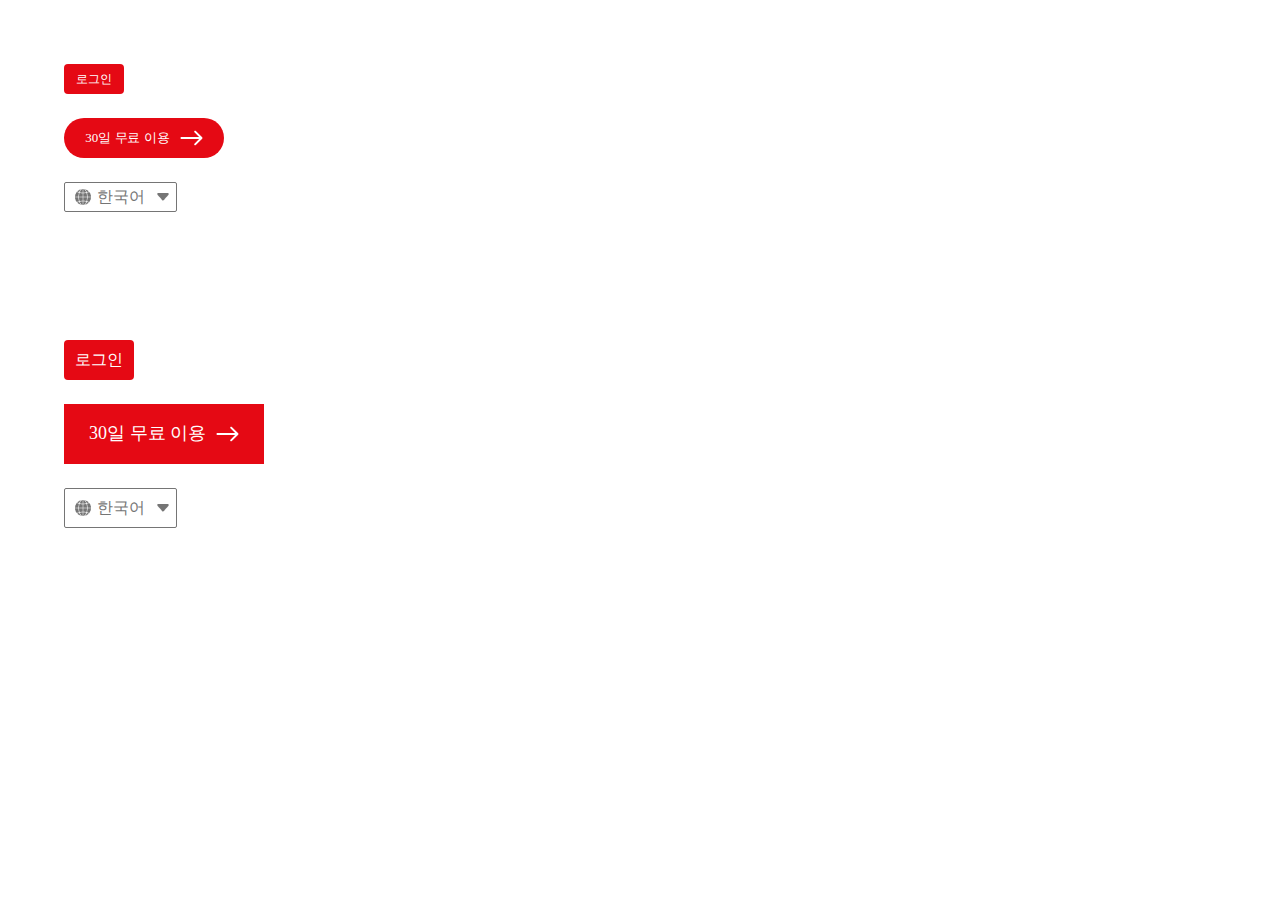
<file: mission-03/components/buttons/index.html>
<!DOCTYPE html>
<html lang="ko">
  <head>
    <meta charset="UTF-8" />
    <meta name="viewport" content="width=device-width, initial-scale=1.0" />
    <title>버튼 컴포넌트</title>
    <link
      href="//spoqa.github.io/spoqa-han-sans/css/SpoqaHanSansNeo.css"
      rel="stylesheet"
      type="text/css"
    />
    <link rel="stylesheet" href="./../../css/style.css" />
  </head>
  <body>
    <div class="button-container">
      <!-- 모바일 -->
      <div class="button-wrapper">
        <a href="/" class="login-button login-button-mobile">로그인</a>
      </div>
      <div class="button-wrapper">
        <button class="signup-button signup-button-mobile" type="submit">
          <span>30일 무료 이용</span>
          <svg
            class="arrow"
            width="23"
            height="16"
            viewBox="0 0 23 16"
            fill="none"
            xmlns="http://www.w3.org/2000/svg"
          >
            <path
              id="Arrow (Stroke)"
              fill-rule="evenodd"
              clip-rule="evenodd"
              d="M15.8431 0.928941L22.2071 7.2929C22.5976 7.68343 22.5976 8.31659 22.2071 8.70712L15.8431 15.0711C15.4526 15.4616 14.8195 15.4616 14.4289 15.0711C14.0384 14.6806 14.0384 14.0474 14.4289 13.6569L19.0858 9.00001H1.5C0.947715 9.00001 0.5 8.55229 0.5 8.00001C0.5 7.44772 0.947715 7.00001 1.5 7.00001H19.0858L14.4289 2.34315C14.0384 1.95263 14.0384 1.31947 14.4289 0.928941C14.8195 0.538416 15.4526 0.538416 15.8431 0.928941Z"
              fill="white"
            />
          </svg>
        </button>
      </div>
      <div class="button-wrapper">
        <select name="lang" class="select-lang select-lang-mobile">
          <option value="ko" selected>한국어</option>
          <option value="en" lang="en">English</option>
        </select>
      </div>
    </div>
    <div class="button-container">
      <!-- 데스크톱 -->
      <div class="button-wrapper">
        <a href="/" class="login-button login-button-desktop">로그인</a>
      </div>
      <div class="button-wrapper">
        <button class="signup-button signup-button-desktop" type="submit">
          <span>30일 무료 이용</span>
          <svg
            class="arrow"
            width="23"
            height="16"
            viewBox="0 0 23 16"
            fill="none"
            xmlns="http://www.w3.org/2000/svg"
          >
            <path
              id="Arrow (Stroke)"
              fill-rule="evenodd"
              clip-rule="evenodd"
              d="M15.8431 0.928941L22.2071 7.2929C22.5976 7.68343 22.5976 8.31659 22.2071 8.70712L15.8431 15.0711C15.4526 15.4616 14.8195 15.4616 14.4289 15.0711C14.0384 14.6806 14.0384 14.0474 14.4289 13.6569L19.0858 9.00001H1.5C0.947715 9.00001 0.5 8.55229 0.5 8.00001C0.5 7.44772 0.947715 7.00001 1.5 7.00001H19.0858L14.4289 2.34315C14.0384 1.95263 14.0384 1.31947 14.4289 0.928941C14.8195 0.538416 15.4526 0.538416 15.8431 0.928941Z"
              fill="white"
            />
          </svg>
        </button>
      </div>
      <div class="button-wrapper">
        <select name="lang" class="select-lang select-lang-desktop">
          <option value="ko" selected>한국어</option>
          <option value="en" lang="en">English</option>
        </select>
      </div>
    </div>
  </body>
</html>
</file>
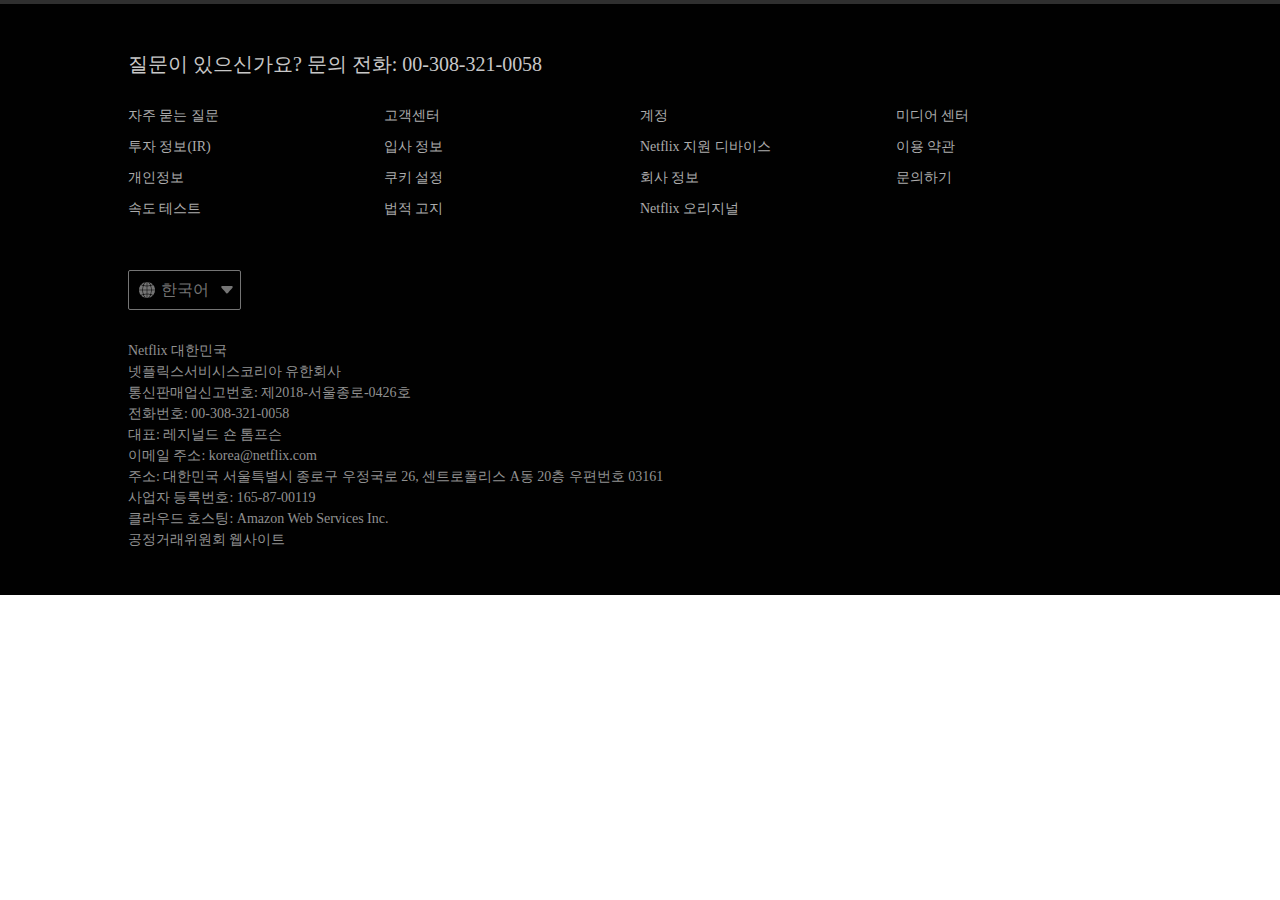
<file: mission-03/components/footer/index.html>
<!DOCTYPE html>
<html lang="ko">
  <head>
    <meta charset="UTF-8" />
    <meta name="viewport" content="width=device-width, initial-scale=1.0" />
    <title>푸터 컴포넌트</title>
    <link
      href="//spoqa.github.io/spoqa-han-sans/css/SpoqaHanSansNeo.css"
      rel="stylesheet"
      type="text/css"
    />
    <link rel="stylesheet" href="./../../css/style.css" />
  </head>
  <body>
    <footer class="footer">
      <div class="footer-inner">
        <div class="footer-wrapper1">
          <p>질문이 있으신가요?</p>
          <p>문의 전화: 00-308-321-0058</p>
        </div>
        <div class="footer-wrapper2">
          <ul class="guide">
            <li>자주 묻는 질문</li>
            <li>고객센터</li>
            <li>계정</li>
            <li>미디어 센터</li>
            <li>투자 정보(IR)</li>
            <li>입사 정보</li>
            <li>Netflix 지원 디바이스</li>
            <li>이용 약관</li>
            <li>개인정보</li>
            <li>쿠키 설정</li>
            <li>회사 정보</li>
            <li>문의하기</li>
            <li>속도 테스트</li>
            <li>법적 고지</li>
            <li>Netflix 오리지널</li>
          </ul>
        </div>
        <div class="footer-wrapper3">
          <select name="lang" class="select-lang select-lang-desktop">
            <option value="ko" selected>한국어</option>
            <option value="en" lang="en">English</option>
          </select>
        </div>
        <div class="footer-wrapper4">
          <address class="address">
            <span>Netflix 대한민국</span>
            <span>넷플릭스서비시스코리아 유한회사</span>
            <span>통신판매업신고번호: 제2018-서울종로-0426호</span>
            <span> 전화번호: 00-308-321-0058 </span
            ><span>대표: 레지널드 숀 톰프슨</span>
            <span>이메일 주소: korea@netflix.com</span
            ><span>
              주소: 대한민국 서울특별시 종로구 우정국로 26, 센트로폴리스 A동
              20층 우편번호 03161 </span
            ><span> 사업자 등록번호: 165-87-00119 </span
            ><span> 클라우드 호스팅: Amazon Web Services Inc. </span
            ><span>공정거래위원회 웹사이트</span>
          </address>
        </div>
      </div>
    </footer>
  </body>
</html>
</file>
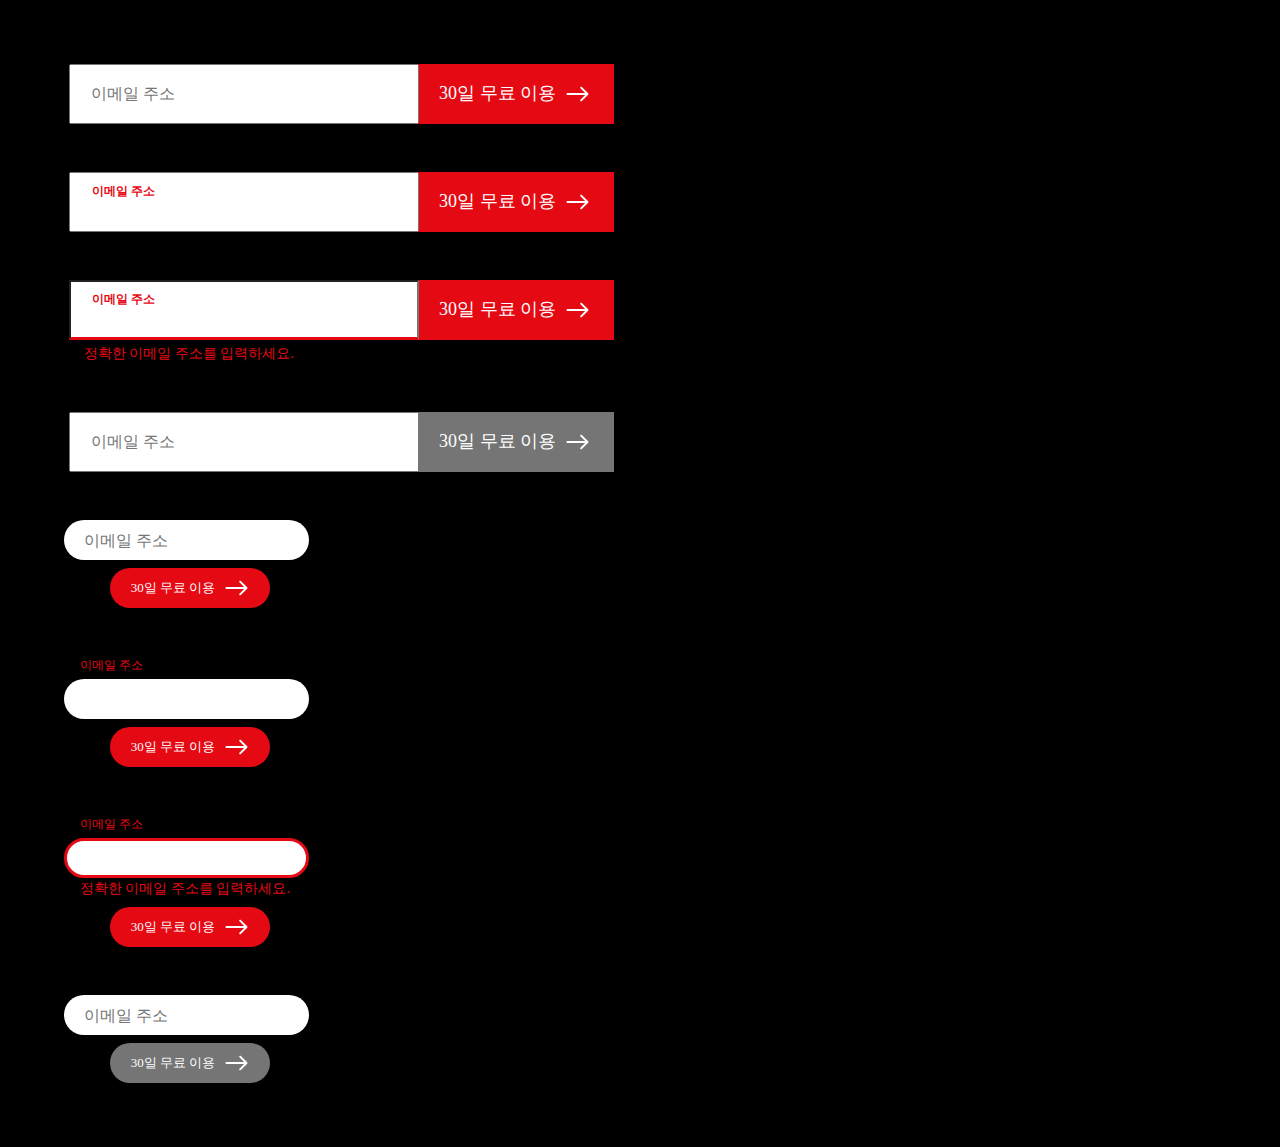
<file: mission-03/components/form/index.html>
<!DOCTYPE html>
<html lang="ko">
  <head>
    <meta charset="UTF-8" />
    <meta name="viewport" content="width=device-width, initial-scale=1.0" />
    <title>form 컴포넌트</title>
    <link
      href="//spoqa.github.io/spoqa-han-sans/css/SpoqaHanSansNeo.css"
      rel="stylesheet"
      type="text/css"
    />
    <link rel="stylesheet" href="./../../css/style.css" />
  </head>
  <body>
    <div class="form-container">
      <div class="input-email-wrapper-desktop">
        <label for="userEmailDesktop" class="email-label-desktop"
          >이메일 주소</label
        >
        <input
          type="email"
          class="input-email-desktop"
          id="userEmailDesktop"
          placeholder="이메일 주소"
        />
        <button class="signup-button signup-button-desktop" type="submit">
          <span>30일 무료 이용</span>
          <svg
            class="arrow"
            width="23"
            height="16"
            viewBox="0 0 23 16"
            fill="none"
            xmlns="http://www.w3.org/2000/svg"
          >
            <path
              id="Arrow (Stroke)"
              fill-rule="evenodd"
              clip-rule="evenodd"
              d="M15.8431 0.928941L22.2071 7.2929C22.5976 7.68343 22.5976 8.31659 22.2071 8.70712L15.8431 15.0711C15.4526 15.4616 14.8195 15.4616 14.4289 15.0711C14.0384 14.6806 14.0384 14.0474 14.4289 13.6569L19.0858 9.00001H1.5C0.947715 9.00001 0.5 8.55229 0.5 8.00001C0.5 7.44772 0.947715 7.00001 1.5 7.00001H19.0858L14.4289 2.34315C14.0384 1.95263 14.0384 1.31947 14.4289 0.928941C14.8195 0.538416 15.4526 0.538416 15.8431 0.928941Z"
              fill="white"
            />
          </svg>
        </button>
        <span class="input-email-span">정확한 이메일 주소를 입력하세요.</span>
      </div>
      <div class="input-email-wrapper-desktop is--focus">
        <label for="userEmailDesktop" class="email-label-desktop"
          >이메일 주소</label
        >
        <input
          type="email"
          id="userEmailDesktop"
          class="input-email-desktop"
          placeholder="이메일 주소"
        />
        <button class="signup-button signup-button-desktop" type="submit">
          <span>30일 무료 이용</span>
          <svg
            class="arrow"
            width="23"
            height="16"
            viewBox="0 0 23 16"
            fill="none"
            xmlns="http://www.w3.org/2000/svg"
          >
            <path
              id="Arrow (Stroke)"
              fill-rule="evenodd"
              clip-rule="evenodd"
              d="M15.8431 0.928941L22.2071 7.2929C22.5976 7.68343 22.5976 8.31659 22.2071 8.70712L15.8431 15.0711C15.4526 15.4616 14.8195 15.4616 14.4289 15.0711C14.0384 14.6806 14.0384 14.0474 14.4289 13.6569L19.0858 9.00001H1.5C0.947715 9.00001 0.5 8.55229 0.5 8.00001C0.5 7.44772 0.947715 7.00001 1.5 7.00001H19.0858L14.4289 2.34315C14.0384 1.95263 14.0384 1.31947 14.4289 0.928941C14.8195 0.538416 15.4526 0.538416 15.8431 0.928941Z"
              fill="white"
            />
          </svg>
        </button>
        <span class="input-email-span">정확한 이메일 주소를 입력하세요.</span>
      </div>
      <div class="input-email-wrapper-desktop is--invalid">
        <label for="userEmailDesktop" class="email-label-desktop"
          >이메일 주소</label
        >
        <input
          type="email"
          class="input-email-desktop"
          id="userEmailDesktop"
          placeholder="이메일 주소"
        />
        <button class="signup-button signup-button-desktop" type="submit">
          <span>30일 무료 이용</span>
          <svg
            class="arrow"
            width="23"
            height="16"
            viewBox="0 0 23 16"
            fill="none"
            xmlns="http://www.w3.org/2000/svg"
          >
            <path
              id="Arrow (Stroke)"
              fill-rule="evenodd"
              clip-rule="evenodd"
              d="M15.8431 0.928941L22.2071 7.2929C22.5976 7.68343 22.5976 8.31659 22.2071 8.70712L15.8431 15.0711C15.4526 15.4616 14.8195 15.4616 14.4289 15.0711C14.0384 14.6806 14.0384 14.0474 14.4289 13.6569L19.0858 9.00001H1.5C0.947715 9.00001 0.5 8.55229 0.5 8.00001C0.5 7.44772 0.947715 7.00001 1.5 7.00001H19.0858L14.4289 2.34315C14.0384 1.95263 14.0384 1.31947 14.4289 0.928941C14.8195 0.538416 15.4526 0.538416 15.8431 0.928941Z"
              fill="white"
            />
          </svg>
        </button>
        <span class="input-email-span">정확한 이메일 주소를 입력하세요.</span>
      </div>
      <div class="input-email-wrapper-desktop">
        <label for="userEmailDesktop" class="email-label-desktop"
          >이메일 주소</label
        >
        <input
          type="email"
          class="input-email-desktop"
          id="userEuserEmailDesktopmail"
          placeholder="이메일 주소"
        />
        <button
          class="signup-button signup-button-desktop"
          type="submit"
          disabled
        >
          <span>30일 무료 이용</span>
          <svg
            class="arrow"
            width="23"
            height="16"
            viewBox="0 0 23 16"
            fill="none"
            xmlns="http://www.w3.org/2000/svg"
          >
            <path
              id="Arrow (Stroke)"
              fill-rule="evenodd"
              clip-rule="evenodd"
              d="M15.8431 0.928941L22.2071 7.2929C22.5976 7.68343 22.5976 8.31659 22.2071 8.70712L15.8431 15.0711C15.4526 15.4616 14.8195 15.4616 14.4289 15.0711C14.0384 14.6806 14.0384 14.0474 14.4289 13.6569L19.0858 9.00001H1.5C0.947715 9.00001 0.5 8.55229 0.5 8.00001C0.5 7.44772 0.947715 7.00001 1.5 7.00001H19.0858L14.4289 2.34315C14.0384 1.95263 14.0384 1.31947 14.4289 0.928941C14.8195 0.538416 15.4526 0.538416 15.8431 0.928941Z"
              fill="white"
            />
          </svg>
        </button>
        <span class="input-email-span">정확한 이메일 주소를 입력하세요.</span>
      </div>
      <div class="input-email-wrapper-mobile">
        <label for="userEmailMobile" class="email-label-mobile"
          >이메일 주소</label
        >
        <input
          type="email"
          class="input-email-mobile"
          id="userEmailMobile"
          placeholder="이메일 주소"
        />
        <span class="input-email-span">정확한 이메일 주소를 입력하세요.</span>
        <button class="signup-button signup-button-mobile" type="submit">
          <span>30일 무료 이용</span>
          <svg
            class="arrow"
            width="23"
            height="16"
            viewBox="0 0 23 16"
            fill="none"
            xmlns="http://www.w3.org/2000/svg"
          >
            <path
              id="Arrow (Stroke)"
              fill-rule="evenodd"
              clip-rule="evenodd"
              d="M15.8431 0.928941L22.2071 7.2929C22.5976 7.68343 22.5976 8.31659 22.2071 8.70712L15.8431 15.0711C15.4526 15.4616 14.8195 15.4616 14.4289 15.0711C14.0384 14.6806 14.0384 14.0474 14.4289 13.6569L19.0858 9.00001H1.5C0.947715 9.00001 0.5 8.55229 0.5 8.00001C0.5 7.44772 0.947715 7.00001 1.5 7.00001H19.0858L14.4289 2.34315C14.0384 1.95263 14.0384 1.31947 14.4289 0.928941C14.8195 0.538416 15.4526 0.538416 15.8431 0.928941Z"
              fill="white"
            />
          </svg>
        </button>
      </div>
      <div class="input-email-wrapper-mobile is--focus">
        <label for="userEmailMobile" class="email-label-mobile"
          >이메일 주소</label
        >
        <input
          type="email"
          class="input-email-mobile"
          id="userEmailMobile"
          placeholder="이메일 주소"
        />
        <span class="input-email-span">정확한 이메일 주소를 입력하세요.</span>
        <button class="signup-button signup-button-mobile" type="submit">
          <span>30일 무료 이용</span>
          <svg
            class="arrow"
            width="23"
            height="16"
            viewBox="0 0 23 16"
            fill="none"
            xmlns="http://www.w3.org/2000/svg"
          >
            <path
              id="Arrow (Stroke)"
              fill-rule="evenodd"
              clip-rule="evenodd"
              d="M15.8431 0.928941L22.2071 7.2929C22.5976 7.68343 22.5976 8.31659 22.2071 8.70712L15.8431 15.0711C15.4526 15.4616 14.8195 15.4616 14.4289 15.0711C14.0384 14.6806 14.0384 14.0474 14.4289 13.6569L19.0858 9.00001H1.5C0.947715 9.00001 0.5 8.55229 0.5 8.00001C0.5 7.44772 0.947715 7.00001 1.5 7.00001H19.0858L14.4289 2.34315C14.0384 1.95263 14.0384 1.31947 14.4289 0.928941C14.8195 0.538416 15.4526 0.538416 15.8431 0.928941Z"
              fill="white"
            />
          </svg>
        </button>
      </div>
      <div class="input-email-wrapper-mobile is--invalid">
        <label for="userEmailMobile" class="email-label-mobile"
          >이메일 주소</label
        >
        <input
          type="email"
          class="input-email-mobile"
          id="userEmailMobile"
          placeholder="이메일 주소"
        />
        <span class="input-email-span">정확한 이메일 주소를 입력하세요.</span>
        <button class="signup-button signup-button-mobile" type="submit">
          <span>30일 무료 이용</span>
          <svg
            class="arrow"
            width="23"
            height="16"
            viewBox="0 0 23 16"
            fill="none"
            xmlns="http://www.w3.org/2000/svg"
          >
            <path
              id="Arrow (Stroke)"
              fill-rule="evenodd"
              clip-rule="evenodd"
              d="M15.8431 0.928941L22.2071 7.2929C22.5976 7.68343 22.5976 8.31659 22.2071 8.70712L15.8431 15.0711C15.4526 15.4616 14.8195 15.4616 14.4289 15.0711C14.0384 14.6806 14.0384 14.0474 14.4289 13.6569L19.0858 9.00001H1.5C0.947715 9.00001 0.5 8.55229 0.5 8.00001C0.5 7.44772 0.947715 7.00001 1.5 7.00001H19.0858L14.4289 2.34315C14.0384 1.95263 14.0384 1.31947 14.4289 0.928941C14.8195 0.538416 15.4526 0.538416 15.8431 0.928941Z"
              fill="white"
            />
          </svg>
        </button>
      </div>
      <div class="input-email-wrapper-mobile">
        <label for="userEmailMobile" class="email-label-mobile"
          >이메일 주소</label
        >
        <input
          type="email"
          class="input-email-mobile"
          id="userEmailMobile"
          placeholder="이메일 주소"
        />
        <span class="input-email-span">정확한 이메일 주소를 입력하세요.</span>
        <button
          class="signup-button signup-button-mobile"
          type="submit"
          disabled
        >
          <span>30일 무료 이용</span>
          <svg
            class="arrow"
            width="23"
            height="16"
            viewBox="0 0 23 16"
            fill="none"
            xmlns="http://www.w3.org/2000/svg"
          >
            <path
              id="Arrow (Stroke)"
              fill-rule="evenodd"
              clip-rule="evenodd"
              d="M15.8431 0.928941L22.2071 7.2929C22.5976 7.68343 22.5976 8.31659 22.2071 8.70712L15.8431 15.0711C15.4526 15.4616 14.8195 15.4616 14.4289 15.0711C14.0384 14.6806 14.0384 14.0474 14.4289 13.6569L19.0858 9.00001H1.5C0.947715 9.00001 0.5 8.55229 0.5 8.00001C0.5 7.44772 0.947715 7.00001 1.5 7.00001H19.0858L14.4289 2.34315C14.0384 1.95263 14.0384 1.31947 14.4289 0.928941C14.8195 0.538416 15.4526 0.538416 15.8431 0.928941Z"
              fill="white"
            />
          </svg>
        </button>
      </div>
    </div>
  </body>
</html>
</file>
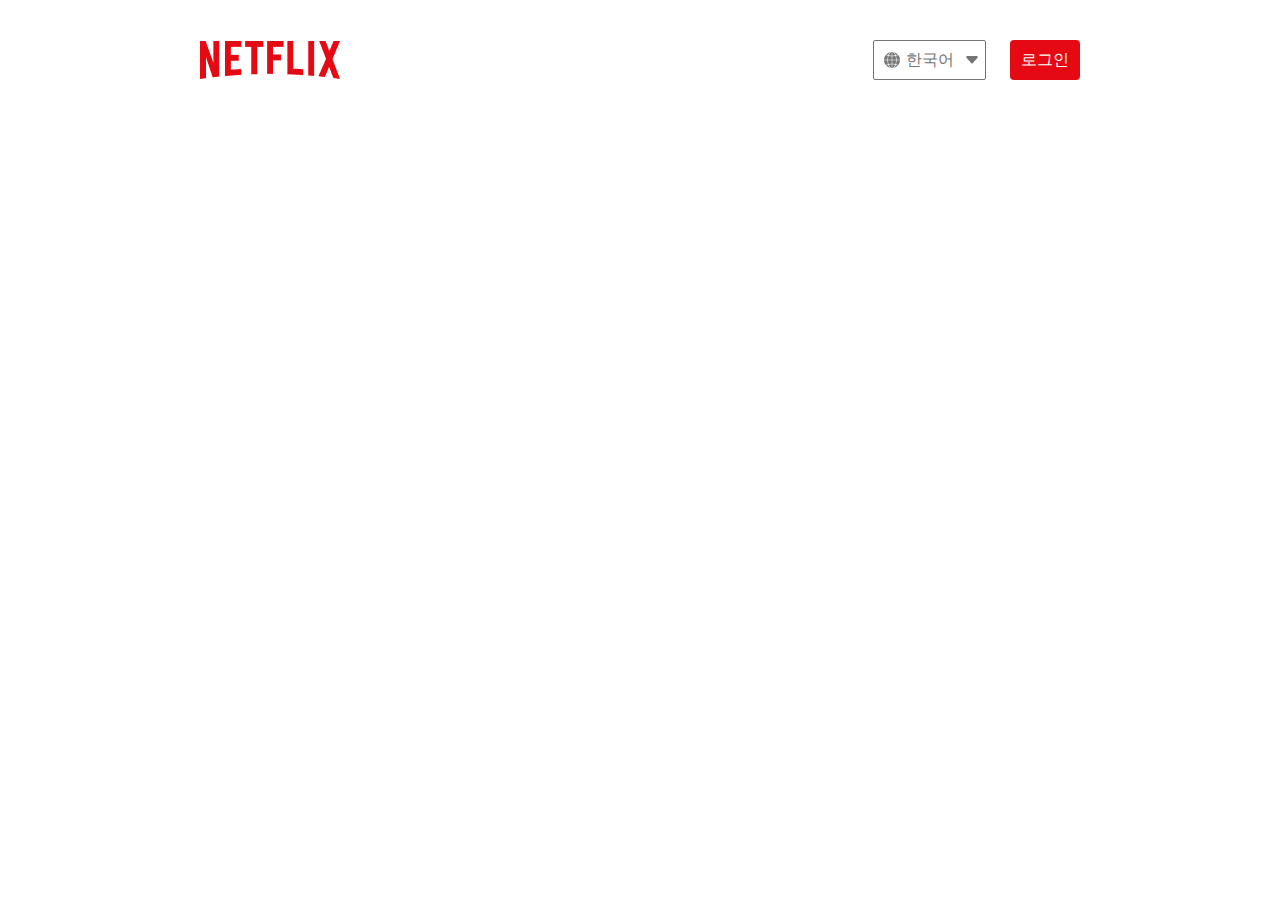
<file: mission-03/components/header/index.html>
<!DOCTYPE html>
<html lang="ko">
  <head>
    <meta charset="UTF-8" />
    <meta name="viewport" content="width=device-width, initial-scale=1.0" />
    <title>헤더 컴포넌트</title>
    <link rel="stylesheet" href="./../../css/style.css" />
  </head>
  <body>
    <header class="header">
      <div class="header-inner">
        <h1 class="brand">
          <figure class="figure">
            <picture class="picture">
              <source
                srcset="
                  /mission-03/images/logo@1x.png 1x,
                  /mission-03/images/logo@2x.png 2x,
                  /mission-03/images/logo@3x.png 3x,
                  /mission-03/images/logo@4x.png 4x
                "
                media="(max-width: 768px)"
              />
              <source
                srcset="/mission-03/images/logo-desktop.png"
                media="(min-width: 768px)"
              />
              <img src="/mission-03/images/logo-desktop.png" alt="NETFLIX" />
            </picture>
          </figure>
        </h1>
        <div class="header-button-wrapper-mobile">
          <select name="lang" class="select-lang select-lang-mobile">
            <option value="ko" selected>한국어</option>
            <option value="en" lang="en">English</option>
          </select>
          <a href="/" class="login-button login-button-mobile">로그인</a>
        </div>
        <div class="header-button-wrapper-desktop">
          <select name="lang" class="select-lang select-lang-desktop">
            <option value="ko" selected>한국어</option>
            <option value="en" lang="en">English</option>
          </select>
          <a href="/" class="login-button login-button-desktop">로그인</a>
        </div>
      </div>
    </header>
  </body>
</html>
</file>
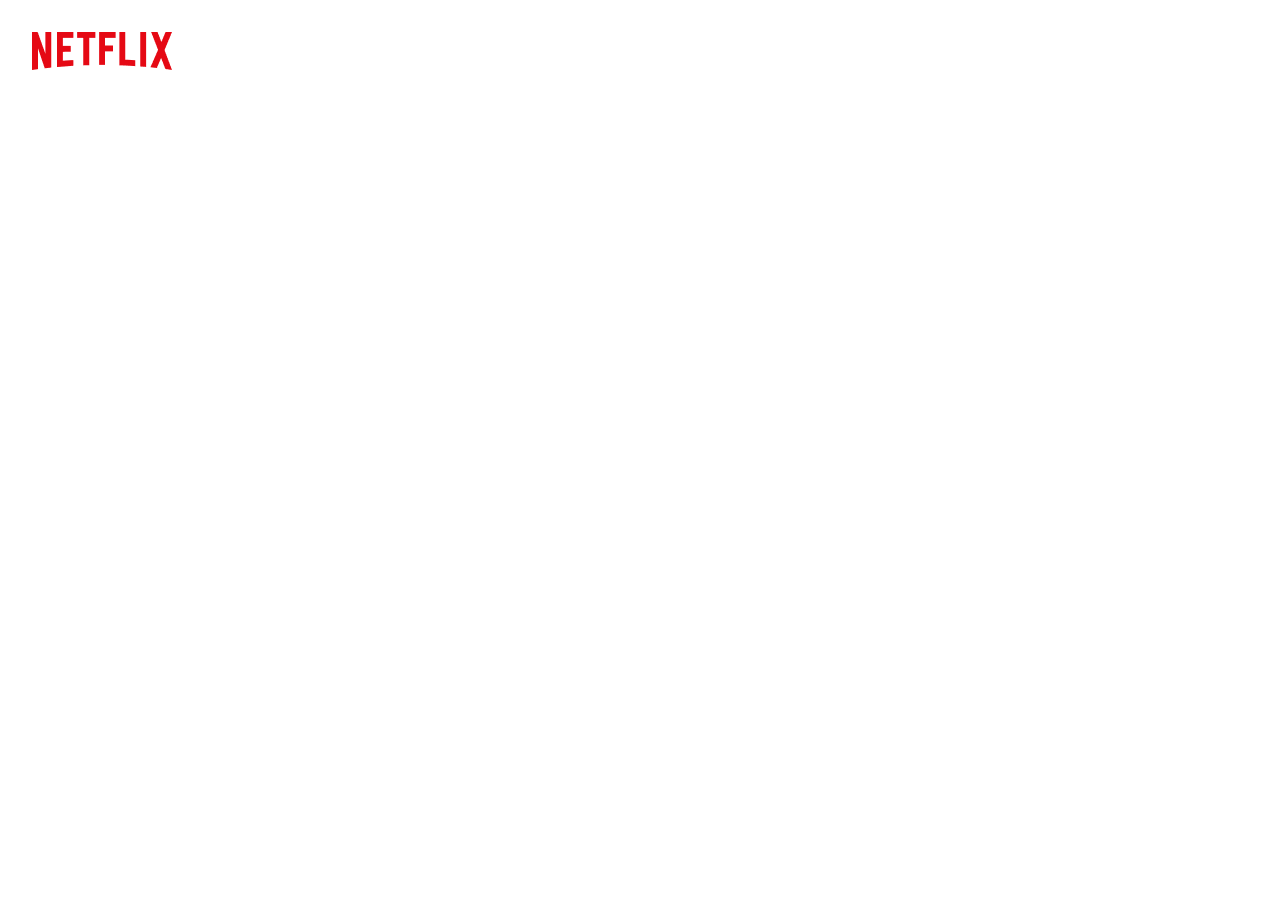
<file: mission-03/components/logo/index.html>
<!DOCTYPE html>
<html lang="ko">
  <head>
    <meta charset="UTF-8" />
    <meta name="viewport" content="width=device-width, initial-scale=1.0" />
    <title>로고 - 브랜드 이미지</title>
    <link rel="stylesheet" href="./../../css/style.css" />
  </head>
  <body>
    <div class="logo-container">
      <div class="logo-wrapper">
        <figure class="logo-figure">
          <picture class="logo-picture">
            <source
              srcset="
                /mission-03/images/logo@1x.png 1x,
                /mission-03/images/logo@2x.png 2x,
                /mission-03/images/logo@3x.png 3x,
                /mission-03/images/logo@4x.png 4x
              "
              media="(max-width: 768px)"
            />
            <source
              srcset="/mission-03/images/logo-desktop.png"
              media="(min-width: 768px)"
            />
            <img src="/mission-03/images/logo-desktop.png" alt="NETFLIX" />
          </picture>
        </figure>
      </div>
    </div>
  </body>
</html>
</file>
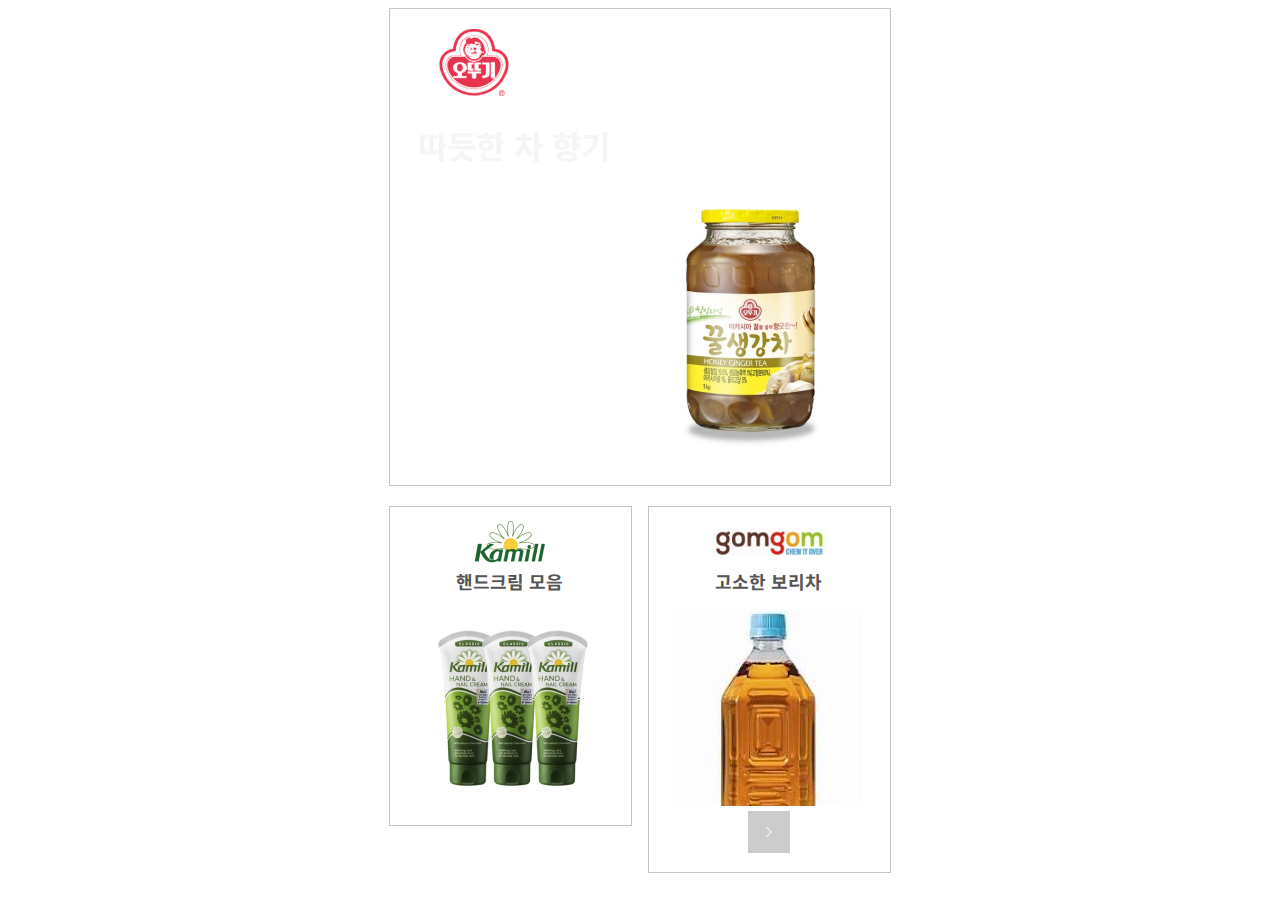
<file: mission-01/mission-01-2.html>
<!DOCTYPE html>
<html lang="ko">
  <head>
    <meta charset="UTF-8" />
    <meta name="viewport" content="width=device-width, initial-scale=1.0" />
    <title>Document</title>
    <link rel="stylesheet" href="css/mission-01.css" />
    <link rel="preconnect" href="https://fonts.googleapis.com" />
    <link rel="preconnect" href="https://fonts.gstatic.com" crossorigin />
    <link
      href="https://fonts.googleapis.com/css2?family=Noto+Sans+KR:wght@300;400;700&display=swap"
      rel="stylesheet"
    />
  </head>
  <body>
    <section class="product">
      <div class="product-main">
        <div class="product-main-desc">
          <img src="images/logo-ottogi.png" alt="" />
          <h1>따듯한 차 향기</h1>
        </div>
        <div class="product-main-img">
          <img src="images/product-honey.png" alt="" />
        </div>
      </div>
      <div class="product-sub">
        <div class="product-sub-left">
          <img src="images/logo-kamill.png" alt="" />
          <h2>핸드크림 모음</h2>
          <img src="images/product-cream.png" alt="" />
          <!-- <a href="/"> -->
            <!-- <img src="images/button.svg" alt="" /> -->
          <!-- </a> -->
          <!-- <a href="">123</a> -->
        </div>
        <div class="product-sub-right">
          <img src="images/logo-gomgom.png" alt="" />
          <h2>고소한 보리차</h2>
          <img src="images/product-tea.png" alt="" />
          <a href="/">
          <img src="images/button.svg" alt="" />
          </a>
        </div>
      </div>
    </section>
  </body>
</html>
</file>
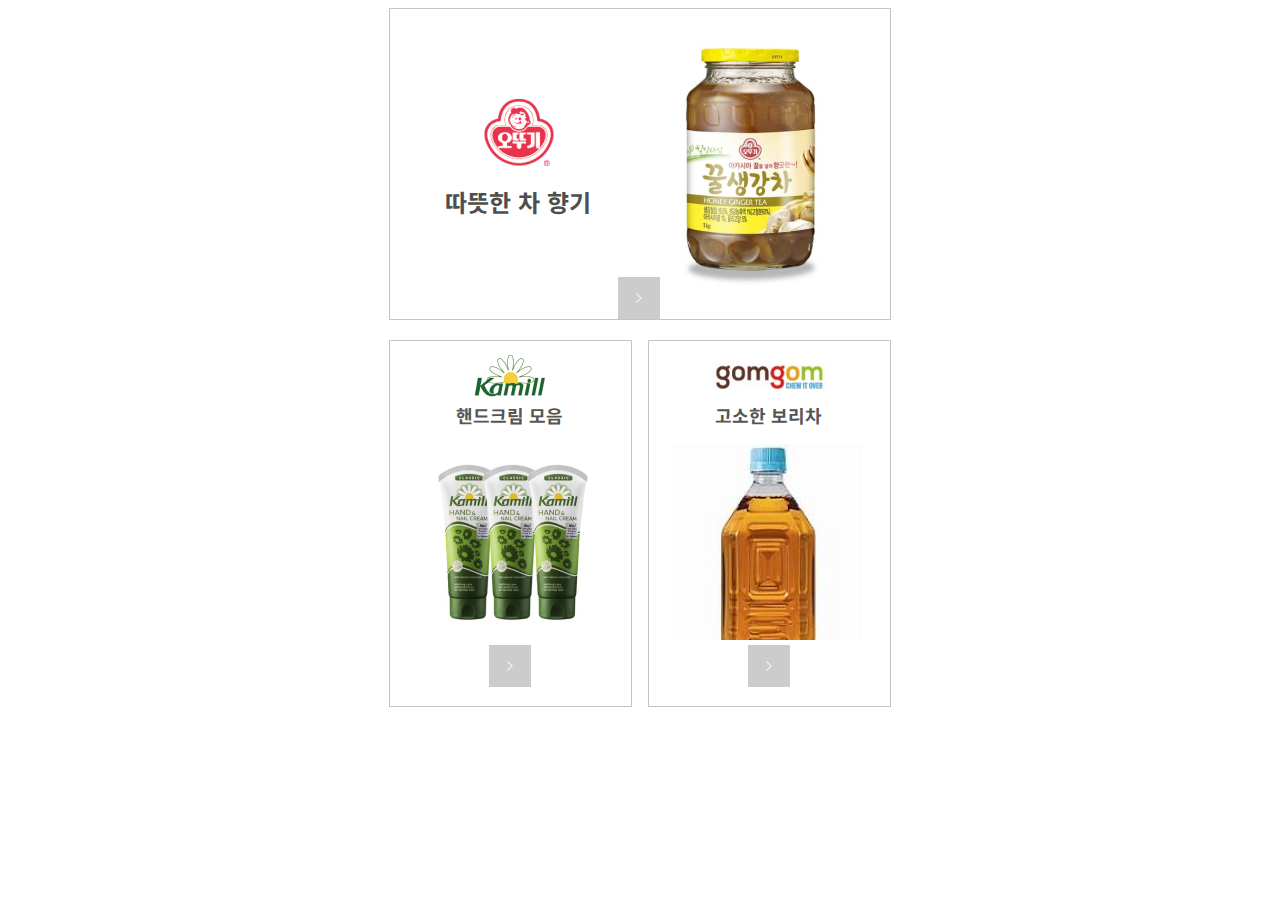
<file: mission-01/mission-01.html>
<!DOCTYPE html>
<html lang="ko">
  <head>
    <meta charset="UTF-8" />
    <meta name="viewport" content="width=device-width, initial-scale=1.0" />
    <title>mission-01</title>
    <link rel="stylesheet" href="css/mission-01.css" />
    <link rel="preconnect" href="https://fonts.googleapis.com" />
    <link rel="preconnect" href="https://fonts.gstatic.com" crossorigin />
    <link
      href="https://fonts.googleapis.com/css2?family=Noto+Sans+KR:wght@300;400;700&display=swap"
      rel="stylesheet"
    />
  </head>
  <body>
    <section class="product">
      <div class="product-main">
        <div class="product-main-wrap">
          <img src="images/logo-ottogi.png" alt="오뚜기 로고" />
          <h1>따뜻한 차 향기</h1>
        </div>
        <img src="images/product-honey.png" alt="꿀생강차" class="product-main-img"/>
        <img src="images/button.svg" alt="꿀생강차 구매하기 버튼" />
      </div>
      <div class="product-sub">
        <div class="product-sub-left">
          <img src="images/logo-kamill.png" alt="카밀 로고" />
          <h2>핸드크림 모음</h2>
          <img src="images/product-cream.png" alt="핸드크림" />
          <img src="images/button.svg" alt="핸드크림 구매하기 버튼" />
        </div>
        <div class="product-sub-right">
          <img src="images/logo-gomgom.png" alt="곰곰 로고" />
          <h2>고소한 보리차</h2>
          <img src="images/product-tea.png" alt="고소한 보리차" />
          <img src="images/button.svg" alt="고소한 보리차 구매하기 버튼" />
        </div>
      </div>
    </section>
  </body>
</html>
</file>
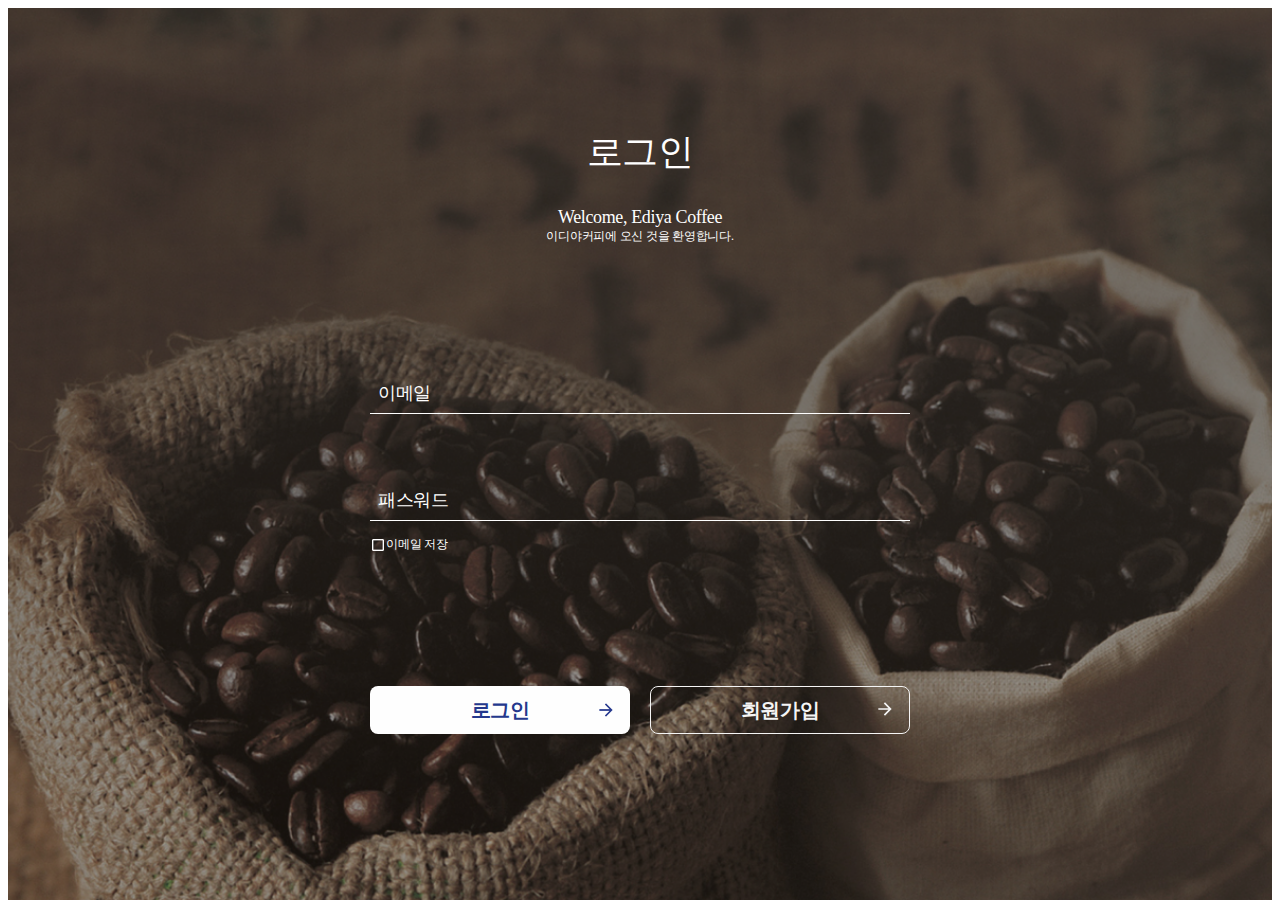
<file: mission-02/mission-02.html>
<!DOCTYPE html>
<html lang="ko">
  <head>
    <meta charset="UTF-8" />
    <meta name="viewport" content="width=device-width, initial-scale=1.0" />
    <title>EDIYA COFFEE</title>
    <link
      href="//spoqa.github.io/spoqa-han-sans/css/SpoqaHanSansNeo.css"
      rel="stylesheet"
      type="text/css"
    />
    <link rel="stylesheet" href="./css/theme.css" />
    <link rel="stylesheet" href="./css/mission-02.css" />
  </head>
  <body>
    <div class="login-container">
      <div class="login-title-wrapper">
        <h2 class="login-title">로그인</h2>
        <span class="login-text-first">Welcome, Ediya Coffee</span>
        <span class="login-text-second"
          >이디야커피에 오신 것을 환영합니다.</span
        >
      </div>

      <div class="login-form-div">
        <form action="/" class="login-form" method="get">
          <fieldset class="reset-box">
            <legend>회원 로그인 폼</legend>
            <div class="login-form-wrapper">
              <div class="user-email is-normal">
                <label for="userEmail">이메일</label>
                <input
                  type="email"
                  id="userEmail"
                  placeholder="yamoo9@euid.dev"
                  required
                  name="userEmail"
                />
                <img src="./images/checkmark.svg" alt="" class="checkmark" />
                <img src="./images/warning.png" alt="" class="warning" />
                <span class="user-email-warning"
                  >이메일 입력 방법이 잘못되었습니다. (예: user@domain.io)</span
                >
              </div>
              <div class="user-pwd is-normal">
                <label for="userPwd">패스워드</label>
                <input
                  type="password"
                  id="userPwd"
                  placeholder="숫자, 영어 조합 6자 이상"
                  required
                  name="userPwd"
                />
                <img src="./images/warning.png" alt="" class="warning" />
                <span class="user-pwd-warning"
                  >패스워드는 숫자, 영어 조합 6자 이상 입력해야 합니다.</span
                >
              </div>
              <div class="email-save">
                <input type="checkbox" id="emailSave" name="emainSave" />
                <label for="emailSave"><span>이메일 저장</span></label>
              </div>
            </div>
          </fieldset>
        </form>
      </div>
      <div class="login-button-wrapper">
        <button class="login-button is-normal">
          로그인
          <img
            src="./images/button-arrow-normal.png"
            alt=""
            class="login-button-arrow-normal"
          />
          <img
            src="./images/button-arrow-disabled.png"
            alt=""
            class="login-button-arrow-disabled"
          />
        </button>
        <button class="signup-button is-normal">
          회원가입
          <img
            src="./images/button-arrow-signup.svg"
            alt=""
            class="login-button-arrow-signup"
          />
        </button>
      </div>
    </div>
  </body>
</html>
</file>
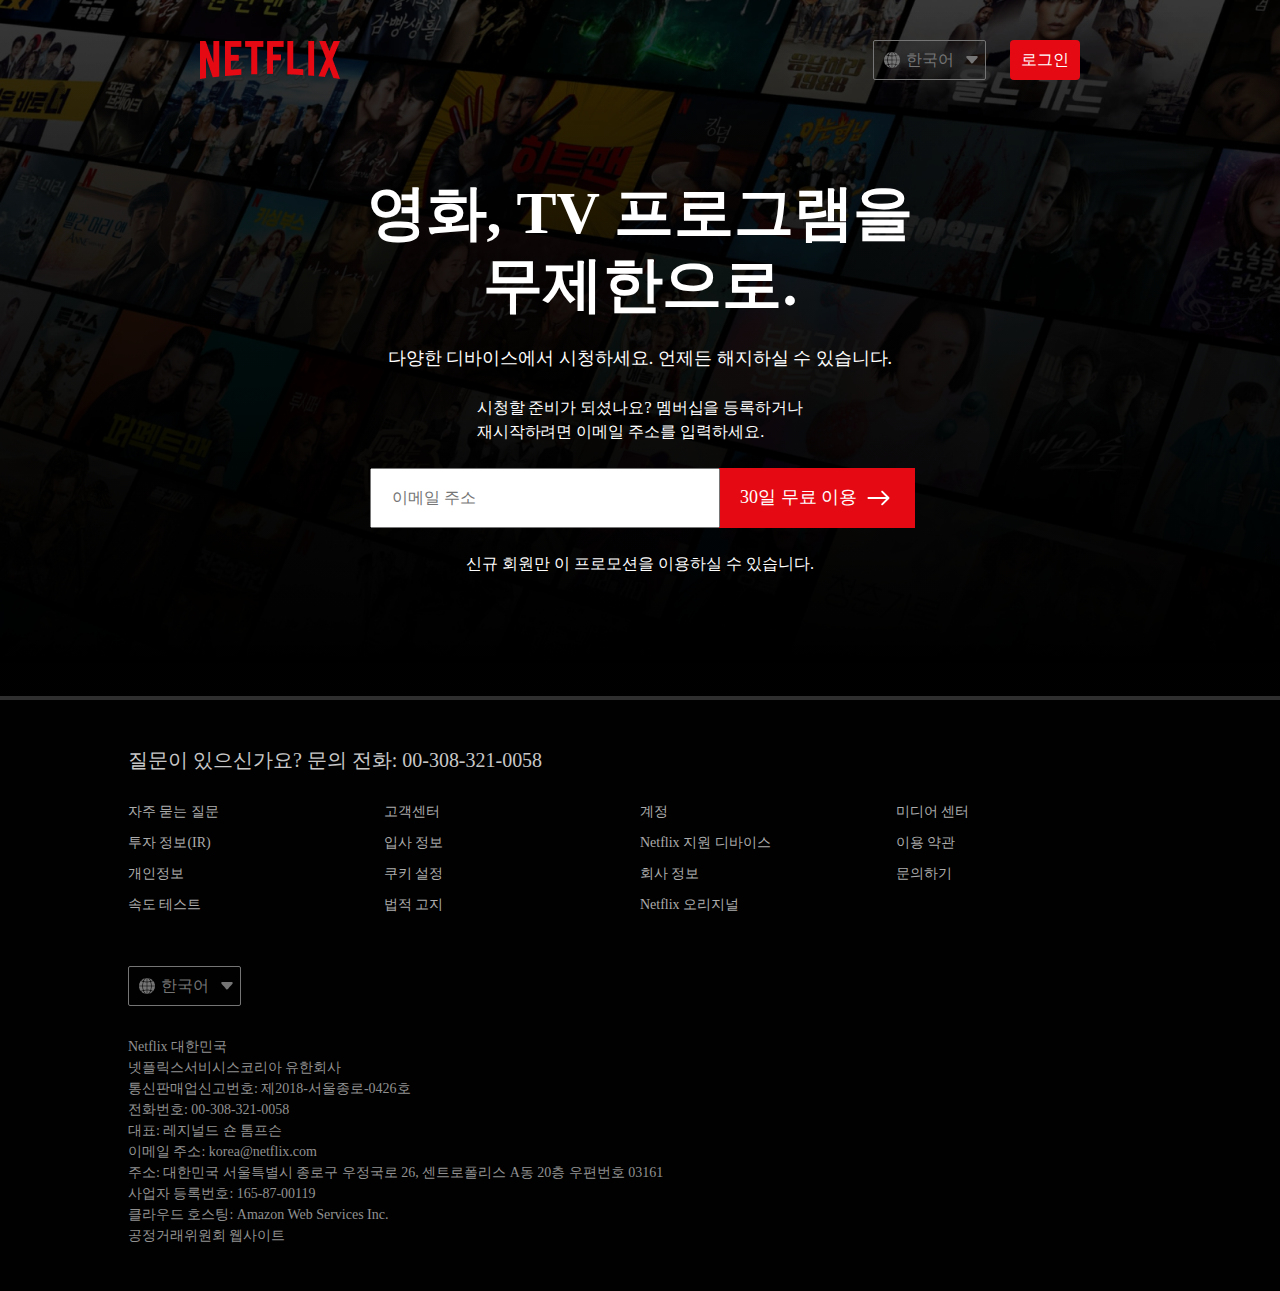
<file: mission-03/views/home.html>
<!DOCTYPE html>
<html lang="ko">
  <head>
    <meta charset="UTF-8" />
    <meta name="viewport" content="width=device-width, initial-scale=1.0" />
    <title>Neflix</title>
    <link
      href="//spoqa.github.io/spoqa-han-sans/css/SpoqaHanSansNeo.css"
      rel="stylesheet"
      type="text/css"
    />
    <link rel="stylesheet" href="./../css/style.css" />
    <link rel="stylesheet" href="./../css/home.css" />
  </head>
  <body class="home">
    <header class="header">
      <div class="header-inner">
        <h1 class="brand sr-only">넷플릭스</h1>
        <figure class="logo-figure">
          <picture class="logo-picture">
            <source
              srcset="
                /mission-03/images/logo@1x.png 1x,
                /mission-03/images/logo@2x.png 2x,
                /mission-03/images/logo@3x.png 3x,
                /mission-03/images/logo@4x.png 4x
              "
              media="(max-width: 768px)"
            />
            <source
              srcset="/mission-03/images/logo-desktop.png"
              media="(min-width: 768px)"
            />
            <img src="/mission-03/images/logo-desktop.png" alt="NETFLIX" />
          </picture>
        </figure>
        <div class="header-button-wrapper-mobile">
          <select name="lang" class="select-lang select-lang-mobile">
            <option value="ko" selected>한국어</option>
            <option value="en" lang="en">English</option>
          </select>
          <a href="/" class="login-button login-button-mobile">로그인</a>
        </div>
        <div class="header-button-wrapper-desktop">
          <select name="lang" class="select-lang select-lang-desktop">
            <option value="ko" selected>한국어</option>
            <option value="en" lang="en">English</option>
          </select>
          <a href="/" class="login-button login-button-desktop">로그인</a>
        </div>
      </div>
    </header>
    <main class="main">
      <div class="main-p-wrapper1">
        <p>영화, TV 프로그램을</p>
        <p>무제한으로.</p>
      </div>
      <div class="main-p-wrapper2">
        <p>다양한 디바이스에서 시청하세요.</p>
        <p>언제든 해지하실 수 있습니다.</p>
      </div>
      <div class="main-p-wrapper3">
        <p>시청할 준비가 되셨나요? 멤버십을 등록하거나</p>
        <p>재시작하려면 이메일 주소를 입력하세요.</p>
      </div>
      <form action="/" method="POST" class="main-form">
        <div class="input-email-wrapper-desktop">
          <label for="userEmailDesktop" class="email-label-desktop"
            >이메일 주소</label
          >
          <input
            type="email"
            class="input-email-desktop"
            id="userEmailDesktop"
            placeholder="이메일 주소"
          />
          <button class="signup-button signup-button-desktop" type="submit">
            <span>30일 무료 이용</span>
            <svg
              class="arrow"
              width="23"
              height="16"
              viewBox="0 0 23 16"
              fill="none"
              xmlns="http://www.w3.org/2000/svg"
            >
              <path
                id="Arrow (Stroke)"
                fill-rule="evenodd"
                clip-rule="evenodd"
                d="M15.8431 0.928941L22.2071 7.2929C22.5976 7.68343 22.5976 8.31659 22.2071 8.70712L15.8431 15.0711C15.4526 15.4616 14.8195 15.4616 14.4289 15.0711C14.0384 14.6806 14.0384 14.0474 14.4289 13.6569L19.0858 9.00001H1.5C0.947715 9.00001 0.5 8.55229 0.5 8.00001C0.5 7.44772 0.947715 7.00001 1.5 7.00001H19.0858L14.4289 2.34315C14.0384 1.95263 14.0384 1.31947 14.4289 0.928941C14.8195 0.538416 15.4526 0.538416 15.8431 0.928941Z"
                fill="white"
              />
            </svg>
          </button>
          <span class="input-email-span">정확한 이메일 주소를 입력하세요.</span>
        </div>
        <div class="input-email-wrapper-mobile">
          <label for="userEmailMobile" class="email-label-mobile"
            >이메일 주소</label
          >
          <input
            type="email"
            class="input-email-mobile"
            placeholder="이메일 주소"
            id="userEmailMobile"
          />
          <span class="input-email-span">정확한 이메일 주소를 입력하세요.</span>
          <button class="signup-button signup-button-mobile" type="submit">
            <span>30일 무료 이용</span>
            <svg
              class="arrow"
              width="23"
              height="16"
              viewBox="0 0 23 16"
              fill="none"
              xmlns="http://www.w3.org/2000/svg"
            >
              <path
                id="Arrow (Stroke)"
                fill-rule="evenodd"
                clip-rule="evenodd"
                d="M15.8431 0.928941L22.2071 7.2929C22.5976 7.68343 22.5976 8.31659 22.2071 8.70712L15.8431 15.0711C15.4526 15.4616 14.8195 15.4616 14.4289 15.0711C14.0384 14.6806 14.0384 14.0474 14.4289 13.6569L19.0858 9.00001H1.5C0.947715 9.00001 0.5 8.55229 0.5 8.00001C0.5 7.44772 0.947715 7.00001 1.5 7.00001H19.0858L14.4289 2.34315C14.0384 1.95263 14.0384 1.31947 14.4289 0.928941C14.8195 0.538416 15.4526 0.538416 15.8431 0.928941Z"
                fill="white"
              />
            </svg>
          </button>
        </div>
      </form>
      <p class="main-last-p">신규 회원만 이 프로모션을 이용하실 수 있습니다.</p>
    </main>
    <footer class="footer">
      <div class="footer-inner">
        <div class="footer-wrapper1">
          <p>질문이 있으신가요?</p>
          <p>문의 전화: 00-308-321-0058</p>
        </div>
        <div class="footer-wrapper2">
          <ul class="guide">
            <li>자주 묻는 질문</li>
            <li>고객센터</li>
            <li>계정</li>
            <li>미디어 센터</li>
            <li>투자 정보(IR)</li>
            <li>입사 정보</li>
            <li>Netflix 지원 디바이스</li>
            <li>이용 약관</li>
            <li>개인정보</li>
            <li>쿠키 설정</li>
            <li>회사 정보</li>
            <li>문의하기</li>
            <li>속도 테스트</li>
            <li>법적 고지</li>
            <li>Netflix 오리지널</li>
          </ul>
        </div>
        <div class="footer-wrapper3">
          <select name="lang" class="select-lang select-lang-desktop">
            <option value="ko" selected>한국어</option>
            <option value="en" lang="en">English</option>
          </select>
        </div>
        <div class="footer-wrapper4">
          <address class="address">
            <span>Netflix 대한민국</span>
            <span>넷플릭스서비시스코리아 유한회사</span>
            <span>통신판매업신고번호: 제2018-서울종로-0426호</span>
            <span> 전화번호: 00-308-321-0058 </span
            ><span>대표: 레지널드 숀 톰프슨</span>
            <span>이메일 주소: korea@netflix.com</span
            ><span>
              주소: 대한민국 서울특별시 종로구 우정국로 26, 센트로폴리스 A동
              20층 우편번호 03161 </span
            ><span> 사업자 등록번호: 165-87-00119 </span
            ><span> 클라우드 호스팅: Amazon Web Services Inc. </span
            ><span>공정거래위원회 웹사이트</span>
          </address>
        </div>
      </div>
    </footer>
  </body>
</html>
</file>
<file: mission-01/css/mission-01.css>
:root {
  --base-width: 502px;
}

/* 기본 스타일 */
body,
body *,
body *::before,
body *::after {
  box-sizing: border-box;
}

body{
  color: #f5f5f5;
  font-family: 'Noto Sans KR', sans-serif;
}

/* 상품 */
.product {
  width: var(--base-width);
  margin: 0 auto;
}

.product-main, .product-sub-left, .product-sub-right {
  border: 1px solid #c4c4c4
}

.product-main {
  display: flow-root;
  padding: 20px 28px 20px 28px;
  position: relative;
}

.product-main img[src*=button] {
  position: absolute;
  bottom: 0;
}

.product-main-wrap{
  float: left;
}

.product-main-wrap img {
  padding-top: 70px;
  padding-left: 45px;
}

.product-main-wrap h1 {
  width: 200px;
  margin-top: 13px;
  color: #4e4e4e;
  text-align: center;
  font-size: 24px;
  font-style: normal;
  font-weight: 700;
  line-height: 150%;
}

.product-main-img {
  float: right;
}

.product-sub {
  display: flow-root;
  margin-top: 20px;
}

.product-sub-right, .product-sub-left {
  padding: 14px 25px 14px 23px;
  width: 243px;
  text-align: center;
}

.product-sub h2 {
  margin-top: 0;
  color: #555;
  font-size: 18px;
  font-style: normal;
  font-weight: 700;
  line-height: 150%;
  }

.product-sub-left {
  float: left;
}

.product-sub-right{
  float: right;
}
</file>
<file: mission-02/css/theme.css>
:root {

  /* font-weight */
  --font-thin: 200;
  --font-regular: 300;
  --font-bold: 700;

  /* color */
  --grayscale-white: #fefefe;
  --accent-amber: #d2c9b6;
  --grayscale-snow: #f5f5f5;
  --primary-blue: #24388d;
}
</file>
<file: mission-02/css/mission-02.css>
/* 배경 */
.login-container {
  height: 100vh;
  background: url("../images/background-coffee.png") no-repeat 20%  fixed;
  background-size: cover;
}

/* 숨김 콘텐츠 */
.sr-only, legend {
  position: absolute;
  width: 1px;
  height: 1px;
  padding: 0;
  margin: -1px;
  overflow: hidden;
  clip: rect(0, 0, 0, 0);
  clip-path: polygon(0 0, 0 0, 0 0);
  white-space: nowrap;
  border-width: 0;
}

/* 기본 스타일 */
body,
body *,
body *::before,
body *::after {
  box-sizing: border-box;
}

html {
  font-size: 10px;
}

body {
  font-size: 1.4rem;
  font-family: 'Spoqa Han Sans Neo', 'sans-serif';
  font-style: normal;
  line-height: normal;
}

.reset-box {
  margin: 0;
  padding: 0;
  border: 0;
}

/* width 600보다 작을때 레이아웃 */
@media (max-width: 599px) {
  .login-form-wrapper {
    width: 311px;
  }
  .login-button-wrapper {
    display: flex;
    flex-flow: column nowrap;
    justify-content: center;
    align-items: center;
  }

  .login-button-wrapper button{
    width: 311px;
    height: 48px;
  }
}

/* width 600이상일때 작을때 레이아웃 */
@media (min-width: 600px) {
  .login-form-wrapper {
    width: 540px;
  }
  .login-button-wrapper {
    width: 540px;
    margin: 0 auto;
    display: flex;
    flex-flow: row nowrap;
    justify-content: space-between;
    align-items: center;
  }

  .login-button-wrapper button{
    width: 260px;
    height: 48px;
  }
}

/* 로그인 타이틀 */
.login-title-wrapper {
  display: flex;
  margin-bottom: 114px;
  flex-flow: column nowrap;
  justify-content: center;
  align-items: center;
}

.login-title {
  margin-top: 120px;
  color: var(--grayscale-white);
  text-align: center;
  font-size: 36px;
  font-weight: var(--font-thin);
  letter-spacing: -0.72px;
  text-transform: uppercase;
}

.login-text-first {
  color: var(--grayscale-white);;
  text-align: center;
  font-size: 18px;
  font-weight: 200;
  letter-spacing: -0.36px;
}

.login-text-second {
  color: var(--grayscale-white);
  text-align: center;
  font-size: 12px;
  font-weight: 200;
  letter-spacing: -0.24px;
}

/* 로그인 폼 */
.login-form-wrapper {
  margin: 0 auto;
  display: flex;
  flex-flow: column nowrap;
  justify-content: center;
  align-items: center;
  font-weight: var(--font-regular);
  line-height: normal;
  letter-spacing: -0.36px;
}

.user-email, .user-pwd {
  position: relative;
  width: 100%;
  height: 55px;
  border-bottom: 1px solid var(--grayscale-white);
}

/* normal 상태일때 email, pwd label */
.is-normal.user-email label, .is-normal.user-pwd label {
  position: absolute;
  bottom: 8px;
  left: 8px;
  color: var(--grayscale-white);
  font-size: 18px;
  font-weight: var(--font-regular);
  letter-spacing: -0.36px;
}

/* focus, valid, invalid 상태일때 email, pwd label */
.is-focus.user-email label,
.is-focus.user-pwd label,
.is-valid.user-email label,
.is-valid.user-pwd label,
.is-invalid.user-email label,
.is-invalid.user-pwd label {
  color: var(--grayscale-white);
  font-size: 13px;
  font-weight: var(--font-regular);
  letter-spacing: -0.26px;
}

.user-pwd {
  margin-top: 52px;
}

#userEmail, #userPwd {
  display: block;
  width: 90%;
  background: transparent;
  border: 0;
  padding: 11px 8px 8px 8px;
  color: var(--grayscale-white);
  font-size: 16px;
  font-weight: var(--font-regular);
  letter-spacing: -0.32px;
}

/* normal, invalid 상태일때 placeholder 숨기기 */
.is-normal #userEmail::placeholder,
.is-normal #userPwd::placeholder,
.is-invalid #userEmail::placeholder,
.is-invalid #userPwd::placeholder {
  opacity: 0;
}

/* focus 상태일때 placeholde*/
.is-focus #userEmail::placeholder, .is-focus #userPwd::placeholder {
  color: var(--grayscale-white);
  opacity: 0.7;
  font-size: 16px;
  font-weight: var(--font-regular);
  letter-spacing: -0.32px;
}

.user-email-warning, .user-pwd-warning {
  display: none;
}

.is-invalid .user-email-warning,
.is-invalid .user-pwd-warning {
  display: block;
  position: absolute;
  bottom: -20px;
  left: 8px;
  color: var(--grayscale-white);
  font-size: 12px;
  font-weight: var(--font-regular);
  letter-spacing: -0.24px;
}

.checkmark {
  display: none;
  position: absolute;
  bottom: 8px;
  right: 0;
  padding-top: 12px;
}

.warning {
  display: none;
  position: absolute;
  bottom: 8px;
  right: 0;
  padding-top: 12px;
}

.is-valid .checkmark {
  display: inline-block;
}

.is-invalid .warning {
  display: inline-block;
}

/* 이메일저장 체크박스 */
.email-save {
  margin-top: 15px;
  align-self: flex-start;
  vertical-align: middle;
  color: var(--grayscale-white);
  font-size: 12px;
  font-weight: var(--font-regular);
  letter-spacing: -0.24px;
}

#emailSave {
  display: none;
}

#emailSave + label::before {
  content: '';
  display: inline-block;
  width: 16px;
  height: 16px;
  background: url(../images/checkbox-unchecked.png);
  vertical-align: middle;
}

#emailSave:checked + label::before {
  content: '';
  display: inline-block;
  width: 16px;
  height: 16px;
  background: url(../images/checkbox-checked.png);
  vertical-align: middle;
}

/* 로그인 버튼 */
.login-button-wrapper {
  margin-top: 133px;
  text-align: center;
}

.login-button-wrapper button{
  position: relative;
  margin-bottom: 15px;
  border-radius: 8px;
  text-align: center;
  font-size: 20px;
  font-weight: var(--font-bold);
  letter-spacing: -0.4px;
}

.login-button img {
  display: inline-block;
  position: absolute;
  bottom: 14px;
  right: 14px;
}

/* login버튼 normal 상태 */
.login-button.is-normal {
  background: var(--grayscale-white);
  border: 0;
  color: var(--primary-blue);

  & .login-button-arrow-normal {
    display: block;
  }

  & .login-button-arrow-disabled {
    display: none;
  }
}

/* login버튼 disabled 상태 */
.login-button.is-disabled {
  background: var(--grayscale-white);
  border: 0;
  color: var(--accent-amber);

  & .login-button-arrow-disabled{
    display: block;
  }

  & .login-button-arrow-normal {
    display: none;
  }
}

/* 회원가입 버튼 */
.signup-button {
  background: transparent;
  border: 1px solid var(--grayscale-snow);
  color: var(--grayscale-snow);
}

.signup-button img {
  display: inline-block;
  position: absolute;
  bottom: 14px;
  right: 14px;
}
</file>
<file: mission-03/css/home.css>
.home {
  background: linear-gradient(180deg, rgba(0, 0, 0, 0.00) 0%, #000 100%), url('/mission-03/images/background.png') no-repeat, var(--black) 50%;
  background-size: contain;
}

.main {
  display: flex;
  flex-flow: column nowrap;
  align-items: center;
  row-gap: 1.5em;
  padding: 100px 18px;
}

.main-p-wrapper1 {
  display: flex;
  flex-flow: column nowrap;
  align-items: center;
  color: var(--white);
  font-size: 34px;
  font-style: normal;
  font-weight: 700;
  line-height: 1.2
}

.main-p-wrapper2 {
  display: flex;
  flex-flow: column nowrap;
  align-items: center;
  color: var(--white);
  font-size: 18px;
  font-weight: 500;
  line-height: 1.5;
  letter-spacing: -0.009px;
}

.main-p-wrapper3 {
  color: var(--white);
  font-size: 14px;
  font-weight: 300;
  line-height: 1.5;
  letter-spacing: -0.009px;
}

.input-email-wrapper-desktop{
  display: none;
}

.main-last-p {
  color: var(--white);
  font-size: 12px;
  font-weight: 300;
  line-height: 1.5;
  letter-spacing: -0.009px;
}

@media (min-width: 768px) {
  .main {
    padding: 57px 0 120px 0;
  }
  .main-p-wrapper1 {
    font-size: 60px;
    font-weight: 700;
    line-height: 1.2;
    letter-spacing: -0.03px;
  }

  .main-p-wrapper2 {
    flex-flow: row nowrap;
    gap: 5px;
  }

  .main-p-wrapper3 {
    font-size: 16px;
    font-weight: 400;
    line-height: 1.5;
    letter-spacing: -0.008px;
  }

  .input-email-wrapper-desktop{
    display: grid;
  }

  .input-email-wrapper-mobile{
    display: none;
  }

  .main-last-p {
    font-size: 16px;
    font-weight: 400;
    line-height: 1.5;
    letter-spacing: -0.008px;
  }
}
</file>
<file: mission-03/css/style.css>
@import './reset.css';
@import './theme.css';
@import './base.css';
@import './components.css';
</file>
